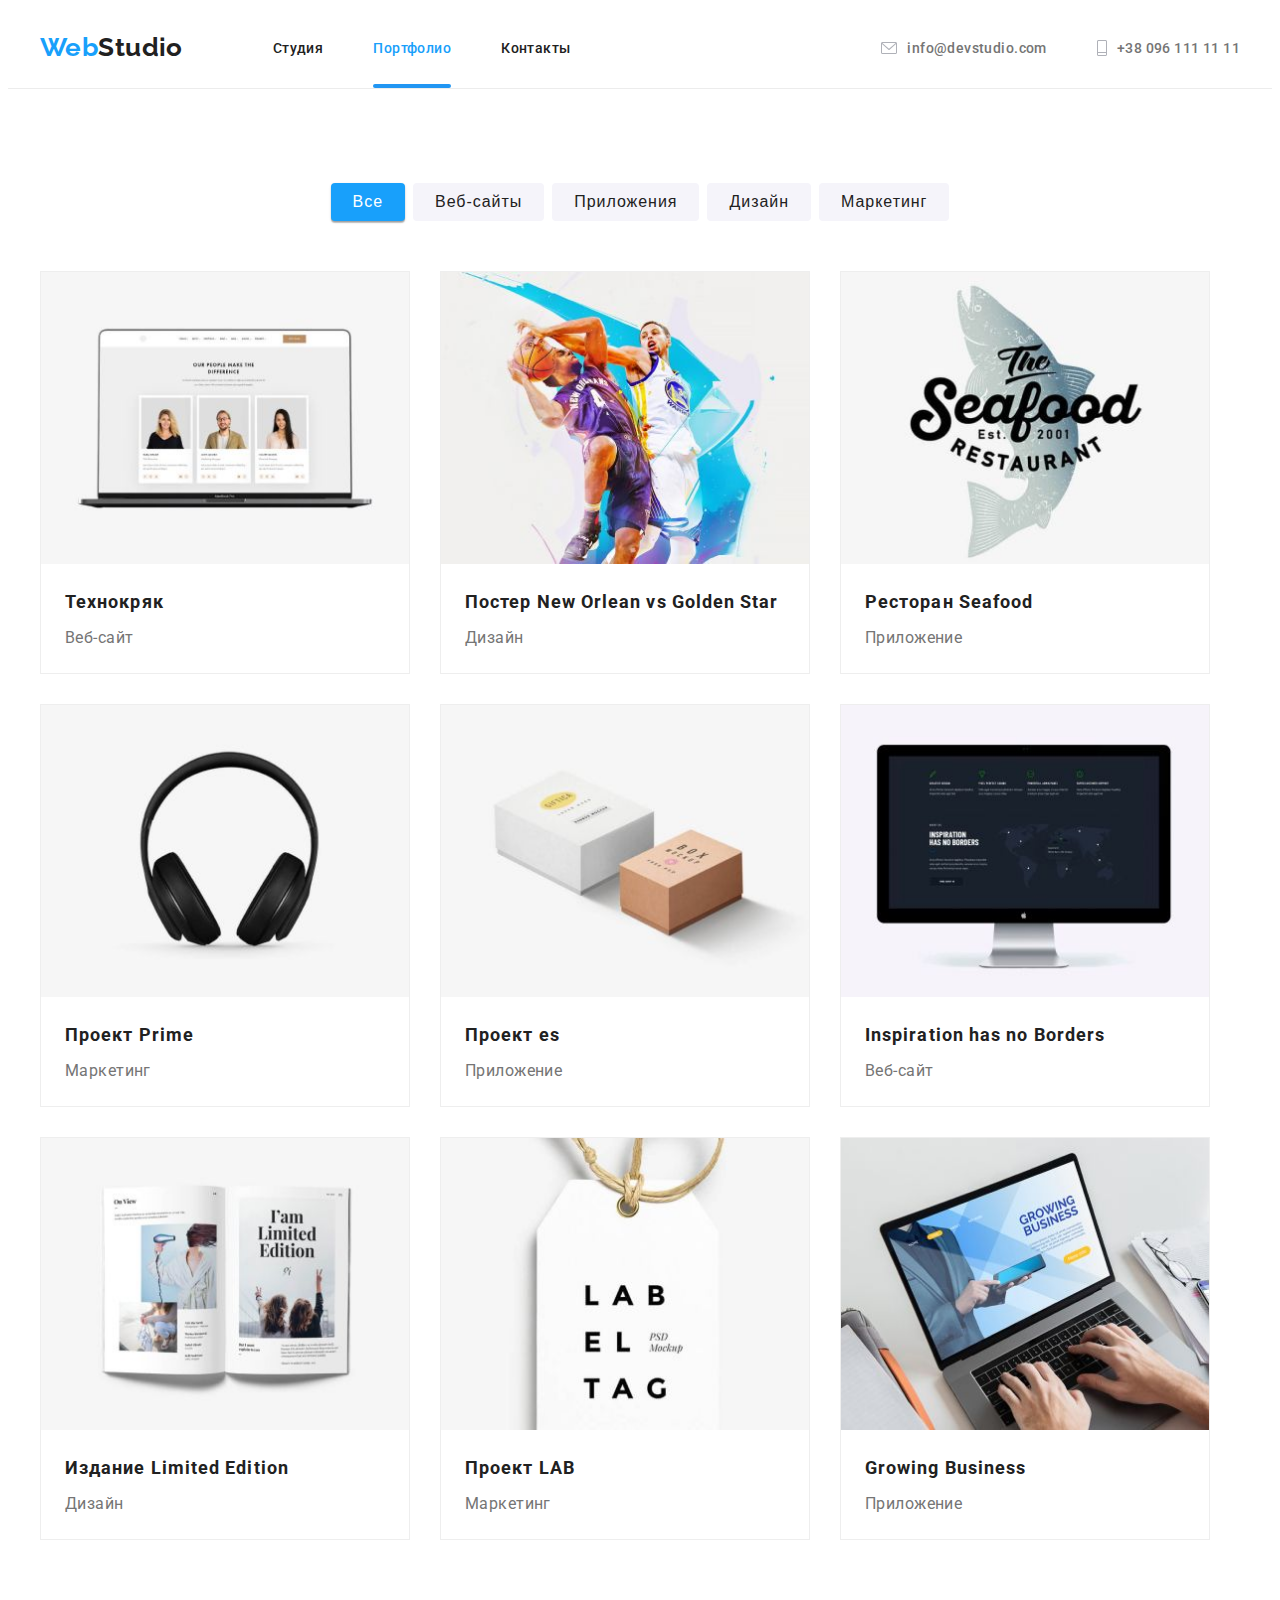
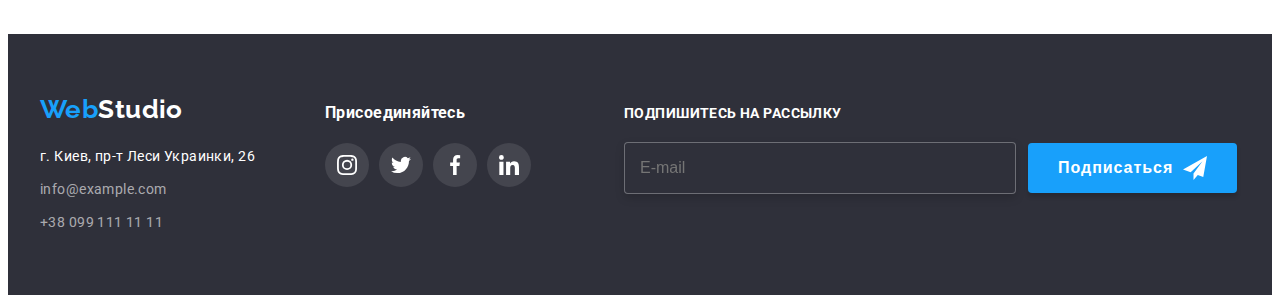
<file: portfolio.html>
<!DOCTYPE html>
<html lang="en">
  <head>
    <meta charset="UTF-8" />
    <meta name="viewport" content="width=device-width, initial-scale=1.0" />
    <meta http-equiv="X-UA-Compatible" content="IE=edge" />
    <meta http-equiv="X-UA-Compatible" content="IE=edge" />
    <meta name="viewport" content="width=device-width, initial-scale=1.0" />
    <title>Document</title>
    <link rel="preconnect" href="https://fonts.gstatic.com" />
    <link
      rel="stylesheet"
      href="https://cdnjs.cloudflare.com/ajax/libs/modern-normalize/1.0.0/modern-normalize.min.css"
      integrity="sha512-ISS7cAi1PEhQ8jnbJpJZMd29NlhNj4AWYyLOSp2CE/CsHxTCu+r+t0D2yoJudVrd0/8fTVPUVDzY5Tvli75u/g=="
      crossorigin="anonymous"
      referrerpolicy="no-referrer"
    />
    <link
      href="https://fonts.googleapis.com/css2?family=Raleway:wght@700&family=Roboto:wght@400;500;700;900&display=swap"
      rel="stylesheet"
    />
    <link rel="stylesheet" href="./css/main.min.css" />
  </head>
  <body>
    <!--Верхняя линия-->
    <header class="header">
      <div class="container container--flex-header">
        <a href="" class="logo"
          ><span class="logo logo--blueColor">Web</span>Studio</a
        >
        <nav class="navigation-block">
          <ul class="nav-list">
            <li class="nav-list__item">
              <a href="./index.html" class="nav-list__link">Студия</a>
            </li>
            <li class="nav-list__item">
              <a
                href="./portfolio.html"
                class="nav-list__link nav-list__link--current"
                >Портфолио</a
              >
            </li>
            <li class="nav-list__item">
              <a href="" class="nav-list__link">Контакты</a>
            </li>
          </ul>
        </nav>
        <ul class="auth-list">
          <li class="auth-list__item">
            <a href="mailto:info@devstudio.com" class="auth-list__link">
              <svg class="auth-list__icon auth-list__icon--mailLocation">
                <use href="./Images/sprite.svg#mail"></use>
              </svg>
              info@devstudio.com</a
            >
          </li>
          <li class="auth-list__item">
            <a href="tel:380961111111" class="auth-list__link">
              <svg class="auth-list__icon auth-list__icon--phoneLocation">
                <use href="./Images/sprite.svg#phone"></use>
              </svg>
              +38 096 111 11 11</a
            >
          </li>
        </ul>
      </div>
    </header>
    <!-- Main  part -->
    <main>
      <!-- Фильтр -->
      <section class="section">
        <h1 class="section__title--hide">Портфолио</h1>
        <div class="container">
          <ul class="filter-list">
            <li class="filter-list__item">
              <button
                type="button"
                class="filter-list__button filter-list__button--current"
              >
                Все
              </button>
            </li>
            <li class="filter-list__item">
              <button type="button" class="filter-list__button">
                Веб-сайты
              </button>
            </li>
            <li class="filter-list__item">
              <button type="button" class="filter-list__button">
                Приложения
              </button>
            </li>
            <li class="filter-list__item">
              <button type="button" class="filter-list__button">Дизайн</button>
            </li>
            <li class="filter-list__item">
              <button type="button" class="filter-list__button">
                Маркетинг
              </button>
            </li>
          </ul>
          <!-- Проекты -->
          <ul class="project-list">
            <li class="project-list__item">
              <a href="" class="project-list__link">
                <div class="project-list__thumb">
                  <img
                    src="./Images/portfolio1.jpg"
                    alt="View Tekhnokryak"
                    width="370"
                  />
                  <p class="project-list__overlay project-list__overlay--text">
                    Технокряк это современная площадка распространения
                    коронавируса. Компании используют эту платформу для
                    цифрового шпионажа и атак на защищённые сервера конкурентов.
                  </p>
                </div>
                <div class="project-list__box">
                  <h2 class="project-list__title">Технокряк</h2>
                  <p class="project-list__text">Веб-сайт</p>
                </div>
              </a>
            </li>
            <li class="project-list__item">
              <a href="" class="project-list__link">
                <div class="project-list__thumb">
                  <img
                    src="./Images/portfolio2.jpg"
                    alt="View New Orlean vs Golden Star"
                    width="370"
                  />
                  <p class="project-list__overlay project-list__overlay--text">
                    Технокряк это современная площадка распространения
                    коронавируса. Компании используют эту платформу для
                    цифрового шпионажа и атак на защищённые сервера конкурентов.
                  </p>
                </div>
                <div class="project-list__box">
                  <h2 class="project-list__title">
                    Постер New Orlean vs Golden Star
                  </h2>
                  <p class="project-list__text">Дизайн</p>
                </div>
              </a>
            </li>
            <li class="project-list__item">
              <a href="" class="project-list__link">
                <div class="project-list__thumb">
                  <img
                    src="./Images/portfolio3.jpg"
                    alt="View Restaurant Seafood"
                    width="370"
                  />
                  <p class="project-list__overlay project-list__overlay--text">
                    Технокряк это современная площадка распространения
                    коронавируса. Компании используют эту платформу для
                    цифрового шпионажа и атак на защищённые сервера конкурентов.
                  </p>
                </div>

                <div class="project-list__box">
                  <h2 class="project-list__title">Ресторан Seafood</h2>
                  <p class="project-list__text">Приложение</p>
                </div>
              </a>
            </li>
            <li class="project-list__item">
              <a href="" class="project-list__link">
                <div class="project-list__thumb">
                  <img
                    src="./Images/portfolio4.jpg"
                    alt="View Project Prime"
                    width="370"
                  />
                  <p class="project-list__overlay project-list__overlay--text">
                    Технокряк это современная площадка распространения
                    коронавируса. Компании используют эту платформу для
                    цифрового шпионажа и атак на защищённые сервера конкурентов.
                  </p>
                </div>

                <div class="project-list__box">
                  <h2 class="project-list__title">Проект Prime</h2>
                  <p class="project-list__text">Маркетинг</p>
                </div>
              </a>
            </li>
            <li class="project-list__item">
              <a href="" class="project-list__link">
                <div class="project-list__thumb">
                  <img
                    src="./Images/portfolio5.jpg"
                    alt="View Project es"
                    width="370"
                  />
                  <p class="project-list__overlay project-list__overlay--text">
                    Технокряк это современная площадка распространения
                    коронавируса. Компании используют эту платформу для
                    цифрового шпионажа и атак на защищё
                  </p>
                </div>

                <div class="project-list__box">
                  <h2 class="project-list__title">Проект es</h2>
                  <p class="project-list__text">Приложение</p>
                </div>
              </a>
            </li>
            <li class="project-list__item">
              <a href="" class="project-list__link">
                <div class="project-list__thumb">
                  <img
                    src="./Images/portfolio6.jpg"
                    alt="View Inspiration has no Borders"
                    width="370"
                  />
                  <p class="project-list__overlay project-list__overlay--text">
                    Технокряк это современная площадка распространения
                    коронавируса. Компании используют эту платформу для
                    цифрового шпионажа и атак на защищё
                  </p>
                </div>

                <div class="project-list__box">
                  <h2 class="project-list__title">
                    Inspiration has no Borders
                  </h2>
                  <p class="project-list__text">Веб-сайт</p>
                </div>
              </a>
            </li>
            <li class="project-list__item">
              <a href="" class="project-list__link">
                <div class="project-list__thumb">
                  <img
                    src="./Images/portfolio7.jpg"
                    alt="View Izdanie Limited Edition"
                    width="370"
                  />
                  <p class="project-list__overlay project-list__overlay--text">
                    Технокряк это современная площадка распространения
                    коронавируса. Компании используют эту платформу для
                    цифрового шпионажа и атак на защищё
                  </p>
                </div>

                <div class="project-list__box">
                  <h2 class="project-list__title">Издание Limited Edition</h2>
                  <p class="project-list__text">Дизайн</p>
                </div>
              </a>
            </li>
            <li class="project-list__item">
              <a href="" class="project-list__link">
                <div class="project-list__thumb">
                  <img
                    src="./Images/portfolio8.jpg"
                    alt="View Project LAB"
                    width="370"
                  />
                  <p class="project-list__overlay project-list__overlay--text">
                    Технокряк это современная площадка распространения
                    коронавируса. Компании используют эту платформу для
                    цифрового шпионажа и атак на защищё
                  </p>
                </div>

                <div class="project-list__box">
                  <h2 class="project-list__title">Проект LAB</h2>
                  <p class="project-list__text">Маркетинг</p>
                </div>
              </a>
            </li>
            <li class="project-list__item">
              <a href="" class="project-list__link">
                <div class="project-list__thumb">
                  <img
                    src="./Images/portfolio9.jpg"
                    alt="View Growing Business"
                    width="370"
                  />
                  <p class="project-list__overlay project-list__overlay--text">
                    Технокряк это современная площадка распространения
                    коронавируса. Компании используют эту платформу для
                    цифрового шпионажа и атак на защищё
                  </p>
                </div>

                <div class="project-list__box">
                  <h2 class="project-list__title">Growing Business</h2>
                  <p class="project-list__text">Приложение</p>
                </div>
              </a>
            </li>
          </ul>
        </div>
      </section>
    </main>
    <!--Подвал-->
    <footer class="footer">
      <div class="container container--flex-footer">
        <div class="address-container">
          <a href="" class="logo logo--whiteColor"
            ><span class="logo logo--blueColor">Web</span>Studio
          </a>
          <address class="address">
            <ul class="address__list">
              <li class="address__item">
                <p class="address__text">г. Киев, пр-т Леси Украинки, 26</p>
              </li>
              <li class="address__item">
                <a href="mailto:info@example.com" class="address__link"
                  >info@example.com</a
                >
              </li>
              <li class="address__item">
                <a href="tel:380991111111" class="address__link"
                  >+38 099 111 11 11</a
                >
              </li>
            </ul>
          </address>
        </div>
        <div class="social-container">
          <h3 class="social-title">Присоединяйтесь</h3>
          <ul class="social-list">
            <li class="social-list__item social-list__item--spaceBetween">
              <a
                class="social-list__link social-list__link--opacityBackground"
                href=""
                ><svg>
                  <use href="./Images/sprite.svg#instagram"></use>
                </svg>
              </a>
            </li>
            <li class="social-list__item social-list__item--spaceBetween">
              <a
                class="social-list__link social-list__link--opacityBackground"
                href=""
              >
                <svg>
                  <use href="./Images/sprite.svg#twitter"></use>
                </svg>
              </a>
            </li>
            <li class="social-list__item social-list__item--spaceBetween">
              <a
                class="social-list__link social-list__link--opacityBackground"
                href=""
              >
                <svg>
                  <use href="./Images/sprite.svg#facebook"></use>
                </svg>
              </a>
            </li>
            <li class="social-list__item social-list__item--spaceBetween">
              <a
                class="social-list__link social-list__link--opacityBackground"
                href=""
                ><svg>
                  <use href="./Images/sprite.svg#in"></use>
                </svg>
              </a>
            </li>
          </ul>
        </div>
        <div class="mailing-container">
          <form class="mailing-form">
            <p class="mailing-form__title">ПОДПИШИТЕСЬ НА РАССЫЛКУ</p>
            <ul class="mailing-form__list">
              <li class="mailing-form__item">
                <input
                  type="email"
                  class="mailing-form__input"
                  placeholder="E-mail"
                />
              </li>
              <li class="mailing-form__item">
                <button class="mailing-form__button" type="submit">
                  <span
                    class="mailing-form__title mailing-form__title--buttonTitle"
                    >Подписаться</span
                  >
                  <svg>
                    <use href="./Images/sprite.svg#telegram"></use>
                  </svg>
                </button>
              </li>
            </ul>
          </form>
        </div>
      </div>
    </footer>
  </body>
</html>
</file>
<file: css/main.min.css>
body{font-family:Roboto;font-size:14px;line-height:1.2;letter-spacing:.03em;color:#212121;background-color:#fff}.container{margin-left:auto;margin-right:auto;padding-left:15px;padding-right:15px;width:1200px}.container--flex-header{display:-webkit-box;display:-ms-flexbox;display:flex;-webkit-box-align:center;-ms-flex-align:center;align-items:center;-webkit-box-pack:center;-ms-flex-pack:center;justify-content:center}.container--flex-footer{display:-webkit-box;display:-ms-flexbox;display:flex;-webkit-box-align:baseline;-ms-flex-align:baseline;align-items:baseline}.section{padding-top:94px;padding-bottom:94px}.section__title{margin-bottom:50px;font-weight:bold;font-size:36px;text-align:center}.section__title--hide{display:none}input{outline:none}li{list-style-type:none}h1,h2,h3,h4,h5,h6{margin-top:0;margin-bottom:0}ul,p{margin:0;padding:0}img{display:block;width:100%;height:auto}button{display:-webkit-box;display:-ms-flexbox;display:flex;padding:0;border:none}a{text-decoration:none}.header{display:-webkit-box;display:-ms-flexbox;display:flex;height:80px;border-bottom:1px solid #ececec}.logo{margin-right:90px;text-decoration:none;font-family:Raleway;font-weight:bold;font-size:26px;color:#212121;-webkit-transition:color 250ms cubic-bezier(0.4, 0, 0.2, 1);transition:color 250ms cubic-bezier(0.4, 0, 0.2, 1)}.logo:hover,.logo:focus{color:#18a0fb}.logo--blueColor{margin:0px;color:#18a0fb}.nav-list{display:-webkit-box;display:-ms-flexbox;display:flex}.nav-list__item:not(:last-child){margin-right:50px}.nav-list__link.nav-list__link--current{position:relative;font-weight:500;color:#18a0fb}.nav-list__link--current{text-decoration:none}.nav-list__link--current::after{content:"";position:absolute;top:115%;right:0%;width:100%;height:4px;background-color:#2196f3;border-radius:2px;-webkit-transition:background-color 250ms cubic-bezier(0.4, 0, 0.2, 1);transition:background-color 250ms cubic-bezier(0.4, 0, 0.2, 1)}.nav-list__link{padding-top:20px;padding-bottom:20px;font-weight:500;color:#212121;-webkit-transition:color 250ms cubic-bezier(0.4, 0, 0.2, 1);transition:color 250ms cubic-bezier(0.4, 0, 0.2, 1)}.nav-list__link:focus,.nav-list__link:hover{color:#18a0fb}.auth-list{margin-left:auto;display:-webkit-box;display:-ms-flexbox;display:flex}.auth-list__item{display:-webkit-box;display:-ms-flexbox;display:flex;-webkit-box-align:center;-ms-flex-align:center;align-items:center}.auth-list__item:not(:last-child){margin-right:50px}.auth-list__link{display:-webkit-box;display:-ms-flexbox;display:flex;-webkit-box-align:center;-ms-flex-align:center;align-items:center;padding-top:20px;padding-bottom:20px;font-weight:500;color:#757575;-webkit-transition:color 250ms cubic-bezier(0.4, 0, 0.2, 1);transition:color 250ms cubic-bezier(0.4, 0, 0.2, 1)}.auth-list__link:focus,.auth-list__link:hover{color:#18a0fb}.auth-list__icon--mailLocation{margin-right:10px;width:16px;height:12px;-webkit-transition:fill 250ms cubic-bezier(0.4, 0, 0.2, 1);transition:fill 250ms cubic-bezier(0.4, 0, 0.2, 1)}.auth-list__icon--phoneLocation{margin-right:10px;width:10px;height:16px;-webkit-transition:fill 250ms cubic-bezier(0.4, 0, 0.2, 1);transition:fill 250ms cubic-bezier(0.4, 0, 0.2, 1)}.auth-list__icon{fill:#afb1b8;-webkit-transition:fill 250ms cubic-bezier(0.4, 0, 0.2, 1);transition:fill 250ms cubic-bezier(0.4, 0, 0.2, 1)}.auth-list__link:hover .auth-list__icon,.auth-list__link:focus .auth-list__icon{fill:#18a0fb}.hero{margin-right:auto;margin-left:auto;max-width:1600px;padding-top:200px;padding-bottom:200px;background-color:#757575;background-image:-webkit-gradient(linear, left top, right top, from(rgba(47,48,58,0.4)), to(rgba(47,48,58,0.4))),url(../../Images/Hero-background.jpg);background-image:linear-gradient(to right, rgba(47,48,58,0.4), rgba(47,48,58,0.4)),url(../../Images/Hero-background.jpg)}.hero__title{text-align:center;font-weight:900;font-size:44px;line-height:1.4;letter-spacing:0.06em;text-transform:uppercase;color:#ffffff}.hero__button{margin-top:30px;margin-left:auto;margin-right:auto;display:-webkit-box;display:-ms-flexbox;display:flex;padding:10px 32px;cursor:pointer;font-weight:bold;font-size:16px;line-height:1.9;letter-spacing:0.06em;text-align:center;color:#ffffff;background:#18a0fb;-webkit-box-shadow:0px 4px 4px rgba(0,0,0,0.15);box-shadow:0px 4px 4px rgba(0,0,0,0.15);border-radius:4px}.backdrop{position:fixed;top:0;left:0;width:100%;height:100%;background-color:rgba(0,0,0,0.2);-webkit-transition:opacity 250ms cubic-bezier(0.4, 0, 0.2, 1);transition:opacity 250ms cubic-bezier(0.4, 0, 0.2, 1);z-index:6}.backdrop--is-hidden{pointer-events:none;visibility:hidden;opacity:0;-webkit-transition:visibility 250ms cubic-bezier(0.4, 0, 0.2, 1),opacity 250ms cubic-bezier(0.4, 0, 0.2, 1);transition:visibility 250ms cubic-bezier(0.4, 0, 0.2, 1),opacity 250ms cubic-bezier(0.4, 0, 0.2, 1)}.modal{position:absolute;top:50%;left:50%;-webkit-transform:translate(-50%, -50%);transform:translate(-50%, -50%);width:528px;height:581px;background-color:#fff;-webkit-box-shadow:0px 1px 3px rgba(0,0,0,0.12),0px 1px 1px rgba(0,0,0,0.14),0px 2px 1px rgba(0,0,0,0.2);box-shadow:0px 1px 3px rgba(0,0,0,0.12),0px 1px 1px rgba(0,0,0,0.14),0px 2px 1px rgba(0,0,0,0.2);border-radius:4px}.modal__button--close{position:absolute;top:8px;right:8px;width:30px;height:30px;padding:0%;background-color:#fff;border:1px solid #afb1b8;border-radius:50%;cursor:pointer;-webkit-transition:border-color 250ms cubic-bezier(0.4, 0, 0.2, 1);transition:border-color 250ms cubic-bezier(0.4, 0, 0.2, 1)}.modal__button--close:hover,.modal__button--close:focus{border-color:#18a0fb}.modal__icon--close{width:100%;height:100%;fill:#212121;-webkit-transition:fill 250ms cubic-bezier(0.4, 0, 0.2, 1);transition:fill 250ms cubic-bezier(0.4, 0, 0.2, 1)}.modal__button--close:hover .modal__icon--close,.modal__button--close:focus .modal__icon--close{fill:#18a0fb}.customer-form{display:-webkit-box;display:-ms-flexbox;display:flex;-webkit-box-orient:vertical;-webkit-box-direction:normal;-ms-flex-direction:column;flex-direction:column;padding:40px}.customer-form__title{margin-bottom:12px;font-weight:bold;font-size:20px;text-align:center;color:#212121}.customer-form__text{padding:4px;font-size:12px;letter-spacing:0.01em;color:#757575}.customer-form__label{display:-webkit-box;display:-ms-flexbox;display:flex;position:relative;margin-bottom:10px;-webkit-box-orient:vertical;-webkit-box-direction:normal;-ms-flex-direction:column;flex-direction:column}.customer-form__input{height:40px;padding-left:42px;border:1px solid rgba(33,33,33,0.2);border-radius:4px;-webkit-transition:border-color 250ms cubic-bezier(0.4, 0, 0.2, 1);transition:border-color 250ms cubic-bezier(0.4, 0, 0.2, 1)}.customer-form__label:focus-within .customer-form__input{border-color:#18a0fb}.customer-form__label svg{position:absolute;top:33px;left:15px;width:18px;height:18px;-webkit-transition:fill 250ms cubic-bezier(0.4, 0, 0.2, 1);transition:fill 250ms cubic-bezier(0.4, 0, 0.2, 1)}.customer-form__label:focus-within svg{fill:#18a0fb}.customer-form__textarea{height:120px;padding:12px;border:1px solid rgba(33,33,33,0.2);border-radius:4px;outline:none;resize:none;-webkit-transition:border-color 250ms cubic-bezier(0.4, 0, 0.2, 1);transition:border-color 250ms cubic-bezier(0.4, 0, 0.2, 1)}.customer-form__label:focus-within .customer-form__textarea{border-color:#18a0fb}.customer-form__sign{display:-webkit-box;display:-ms-flexbox;display:flex;margin-bottom:30px;-webkit-box-align:center;-ms-flex-align:center;align-items:center;-webkit-box-pack:space-evenly;-ms-flex-pack:space-evenly;justify-content:space-evenly}.checkbox{position:absolute;width:1px;height:1px;margin:-1px;border:0;padding:0;clip:rect(0 0 0 0);overflow:hidden}.customer-form__icon{display:inline-block;width:16px;height:15px;border:2px solid black;border-radius:3px;background-origin:border-box;-webkit-transition:background-color 250ms cubic-bezier(0.4, 0, 0.2, 1),border-color 250ms cubic-bezier(0.4, 0, 0.2, 1),background-image 250ms cubic-bezier(0.4, 0, 0.2, 1);transition:background-color 250ms cubic-bezier(0.4, 0, 0.2, 1),border-color 250ms cubic-bezier(0.4, 0, 0.2, 1),background-image 250ms cubic-bezier(0.4, 0, 0.2, 1)}.checkbox:checked+.customer-form__icon{background-image:url(../Images/checkbox.svg);background-color:#18a0fb;border-color:#18a0fb}.customer-form__text--gray{line-height:1.7;color:#757575}.customer-form__link--underline{text-decoration:underline}.customer-form__button{margin-left:auto;margin-right:auto;padding:10px 55px;font-weight:bold;font-size:16px;line-height:1.9;letter-spacing:0.06em;border-radius:4px;text-align:center;cursor:pointer;color:#ffffff;background:#18a0fb;-webkit-box-shadow:0px 1px 3px rgba(0,0,0,0.12),0px 1px 1px rgba(0,0,0,0.14),0px 2px 1px rgba(0,0,0,0.2);box-shadow:0px 1px 3px rgba(0,0,0,0.12),0px 1px 1px rgba(0,0,0,0.14),0px 2px 1px rgba(0,0,0,0.2)}.features-list{display:-webkit-box;display:-ms-flexbox;display:flex}.features-list__item{margin-right:30px;width:270px}.features-list__item:last-child{margin-right:0}.features-list__container{display:-webkit-box;display:-ms-flexbox;display:flex;margin-bottom:30px;display:flex;-webkit-box-align:center;-ms-flex-align:center;align-items:center;-webkit-box-pack:center;-ms-flex-pack:center;justify-content:center;padding-top:25px;padding-bottom:25px;background-color:#f5f4fa}.features-list__icon--features1,.features-list__icon--features2{width:65px;height:70px;fill:#212121;-webkit-transition:fill 250ms cubic-bezier(0.4, 0, 0.2, 1);transition:fill 250ms cubic-bezier(0.4, 0, 0.2, 1);cursor:pointer}.features-list__icon--features1:hover,.features-list__icon--features2:hover{fill:#18a0fb}.features-list__icon--features3,.features-list__icon--features4{width:70px;height:70px;fill:#212121;-webkit-transition:fill 250ms cubic-bezier(0.4, 0, 0.2, 1);transition:fill 250ms cubic-bezier(0.4, 0, 0.2, 1);cursor:pointer}.features-list__icon--features3:hover,.features-list__icon--features4:hover{fill:#18a0fb}.features-list__title{margin-bottom:10px;font-weight:bold;text-transform:uppercase}.features-list__text{line-height:1.7;color:#757575}.our-work{display:-webkit-box;display:-ms-flexbox;display:flex}.our-work__item{position:relative}.our-work__item:not(:last-child){margin-right:30px}.our-work__text{position:absolute;width:100%;bottom:0%;display:-webkit-box;display:-ms-flexbox;display:flex;padding-top:27px;padding-bottom:27px;-webkit-box-pack:center;-ms-flex-pack:center;justify-content:center;font-weight:bold;text-transform:uppercase;color:#ffffff;background:rgba(47,48,58,0.8)}.section--silverBackground{background-color:#f5f4fa}.team-list{display:-webkit-box;display:-ms-flexbox;display:flex}.team-list__item{background-color:#ffffff;-webkit-box-shadow:0px 1px 3px rgba(0,0,0,0.12),0px 1px 1px rgba(0,0,0,0.14),0px 2px 1px rgba(0,0,0,0.2);box-shadow:0px 1px 3px rgba(0,0,0,0.12),0px 1px 1px rgba(0,0,0,0.14),0px 2px 1px rgba(0,0,0,0.2);border-radius:0px 0px 4px 4px}.team-list__item:not(:last-child){margin-right:30px}.team-list__box{padding-top:30px;padding-bottom:30px}.team-list__title{margin-bottom:10px;font-weight:500;font-size:16px;text-align:center}.team-list__text{margin-bottom:16px;font-size:16px;color:#757575;text-align:center}.team-list__box--social{padding-top:0px;padding-bottom:0px}.social-list{display:-webkit-box;display:-ms-flexbox;display:flex;-webkit-box-pack:center;-ms-flex-pack:center;justify-content:center}.social-list__item:not(:last-child){margin-right:5px}.social-list__link{display:-webkit-box;display:-ms-flexbox;display:flex;padding:12px;background-color:#ffffff;border-radius:50%;-webkit-transition:background-color 250ms cubic-bezier(0.4, 0, 0.2, 1);transition:background-color 250ms cubic-bezier(0.4, 0, 0.2, 1);cursor:pointer}.social-list__link:hover,.social-list__link:focus{border-radius:50%;background-color:#18a0fb}.social-list__link>svg{width:20px;height:20px;fill:#afb1b8;-webkit-transition:fill 250ms cubic-bezier(0.4, 0, 0.2, 1);transition:fill 250ms cubic-bezier(0.4, 0, 0.2, 1)}.social-list__link:hover svg,.social-list__link:focus svg{fill:#ffffff}.сlients-list{display:-webkit-box;display:-ms-flexbox;display:flex;-webkit-box-pack:center;-ms-flex-pack:center;justify-content:center}.сlients-list__item{display:-webkit-box;display:-ms-flexbox;display:flex}.сlients-list__item:not(:last-child){margin-right:30px}.сlients-list__link{padding:15px 30px;border:1px solid #afb1b8;border-radius:4px;-webkit-transition:border-color 250ms cubic-bezier(0.4, 0, 0.2, 1);transition:border-color 250ms cubic-bezier(0.4, 0, 0.2, 1);cursor:pointer}.сlients-list__link:hover,.сlients-list__link:focus{border-color:#18a0fb}.сlients-list__link>svg{width:106px;height:60px;fill:#afb1b8;-webkit-transition:fill 250ms cubic-bezier(0.4, 0, 0.2, 1);transition:fill 250ms cubic-bezier(0.4, 0, 0.2, 1)}.сlients-list__link:hover svg,.сlients-list__link:focus svg{fill:#18a0fb}.footer{padding-top:60px;padding-bottom:60px;background-color:#2f303a}.address-container{margin-right:70px}.logo--whiteColor{margin-right:0px;color:#ffffff}.address{margin-top:20px}.address__item{margin-bottom:9px;font-style:normal;line-height:1.7;color:#ffffff}.address__item:last-child{margin-bottom:0}.address__link{font-style:normal;line-height:1.7;color:rgba(255,255,255,0.6);-webkit-transition:color 250ms cubic-bezier(0.4, 0, 0.2, 1);transition:color 250ms cubic-bezier(0.4, 0, 0.2, 1)}.address__link:focus,.address__link:hover{color:#18a0fb}.social-container{margin-right:93px}.social-title{margin-bottom:20px;color:#ffffff}.social-list__item--spaceBetween:not(:last-child){margin-right:10px}.social-list__link--opacityBackground{background-color:rgba(255,255,255,0.1)}.social-list__link--opacityBackground>svg{fill:#ffffff}.mailing-container{display:-webkit-box;display:-ms-flexbox;display:flex}.mailing-form{display:-webkit-box;display:-ms-flexbox;display:flex;-webkit-box-orient:vertical;-webkit-box-direction:normal;-ms-flex-direction:column;flex-direction:column}.mailing-form__title{margin-bottom:20px;font-weight:bold;color:#ffffff}.mailing-form__list{display:-webkit-box;display:-ms-flexbox;display:flex;-webkit-box-align:center;-ms-flex-align:center;align-items:center}.mailing-form__input{margin-right:12px;width:360px;padding:15px;font-size:16px;line-height:1.25;color:#ffffff;border-radius:4px;border:1px solid rgba(255,255,255,0.3);-webkit-filter:drop-shadow(0px 4px 4px rgba(0,0,0,0.15));filter:drop-shadow(0px 4px 4px rgba(0,0,0,0.15));background:#2f303a;-webkit-transition:border-color 250ms cubic-bezier(0.4, 0, 0.2, 1);transition:border-color 250ms cubic-bezier(0.4, 0, 0.2, 1)}.mailing-form__input:focus{border-color:#18a0fb}.mailing-form__button{display:-webkit-box;display:-ms-flexbox;display:flex;padding:10px 30px;-webkit-box-align:center;-ms-flex-align:center;align-items:center;text-align:center;font-weight:bold;font-size:16px;line-height:1.9;letter-spacing:0.06em;-webkit-transition:-webkit-box-shadow 250ms cubic-bezier(0.4, 0, 0.2, 1);transition:-webkit-box-shadow 250ms cubic-bezier(0.4, 0, 0.2, 1);transition:box-shadow 250ms cubic-bezier(0.4, 0, 0.2, 1);transition:box-shadow 250ms cubic-bezier(0.4, 0, 0.2, 1), -webkit-box-shadow 250ms cubic-bezier(0.4, 0, 0.2, 1);color:#ffffff;background:#18a0fb;-webkit-box-shadow:0px 4px 4px rgba(0,0,0,0.15);box-shadow:0px 4px 4px rgba(0,0,0,0.15);border-radius:4px;cursor:pointer}.mailing-form__title--buttonTitle{margin-bottom:0px;line-height:1.9;letter-spacing:0.06em}.mailing-form__item svg{margin-left:10px;width:24px;height:24px;fill:#ffffff}.filter-list{margin-bottom:50px;display:-webkit-box;display:-ms-flexbox;display:flex;-webkit-box-pack:center;-ms-flex-pack:center;justify-content:center}.filter-list__item:not(:last-child){margin-right:8px}.filter-list__button{padding:6px 22px;font-weight:500;font-size:16px;line-height:1.6;letter-spacing:0.06em;text-align:center;color:#212121;background-color:#f5f4fa;border-radius:4px;border:transparent;-webkit-transition:background-color 250ms cubic-bezier(0.4, 0, 0.2, 1),-webkit-box-shadow 250ms cubic-bezier(0.4, 0, 0.2, 1);transition:background-color 250ms cubic-bezier(0.4, 0, 0.2, 1),-webkit-box-shadow 250ms cubic-bezier(0.4, 0, 0.2, 1);transition:background-color 250ms cubic-bezier(0.4, 0, 0.2, 1),box-shadow 250ms cubic-bezier(0.4, 0, 0.2, 1);transition:background-color 250ms cubic-bezier(0.4, 0, 0.2, 1),box-shadow 250ms cubic-bezier(0.4, 0, 0.2, 1),-webkit-box-shadow 250ms cubic-bezier(0.4, 0, 0.2, 1);cursor:pointer}.filter-list__button:hover,.filter-list__button:focus{color:#ffffff;background:#18a0fb;-webkit-box-shadow:0px 1px 3px rgba(0,0,0,0.12),0px 1px 1px rgba(0,0,0,0.14),0px 2px 1px rgba(0,0,0,0.2);box-shadow:0px 1px 3px rgba(0,0,0,0.12),0px 1px 1px rgba(0,0,0,0.14),0px 2px 1px rgba(0,0,0,0.2)}.filter-list__button--current{text-align:center;cursor:pointer;font-weight:500;font-size:16px;line-height:1.6;letter-spacing:0.06em;color:#ffffff;background:#18a0fb;-webkit-box-shadow:0px 1px 3px rgba(0,0,0,0.12),0px 1px 1px rgba(0,0,0,0.14),0px 2px 1px rgba(0,0,0,0.2);box-shadow:0px 1px 3px rgba(0,0,0,0.12),0px 1px 1px rgba(0,0,0,0.14),0px 2px 1px rgba(0,0,0,0.2);border:transparent}.project-list{margin:-15px;display:-webkit-box;display:-ms-flexbox;display:flex;-ms-flex-wrap:wrap;flex-wrap:wrap}.project-list__item{width:370px;margin:15px;background:#ffffff;border:1px solid #eeeeee;-webkit-box-sizing:border-box;box-sizing:border-box;-webkit-transition:-webkit-box-shadow 250ms cubic-bezier(0.4, 0, 0.2, 1);transition:-webkit-box-shadow 250ms cubic-bezier(0.4, 0, 0.2, 1);transition:box-shadow 250ms cubic-bezier(0.4, 0, 0.2, 1);transition:box-shadow 250ms cubic-bezier(0.4, 0, 0.2, 1), -webkit-box-shadow 250ms cubic-bezier(0.4, 0, 0.2, 1)}.project-list__item:hover,.project-list__item:focus{-webkit-box-shadow:0px 1px 3px rgba(0,0,0,0.12),0px 1px 1px rgba(0,0,0,0.14),0px 2px 1px rgba(0,0,0,0.2);box-shadow:0px 1px 3px rgba(0,0,0,0.12),0px 1px 1px rgba(0,0,0,0.14),0px 2px 1px rgba(0,0,0,0.2)}.project-list__link{text-decoration:none}.project-list__thumb{position:relative;overflow:hidden}.project-list__thumb::before{content:"";position:absolute;top:0%;left:0%;width:100%;height:100%;-webkit-transform:translateY(100%);transform:translateY(100%);background-color:rgba(33,150,243,0.9);opacity:0;-webkit-transition:opacity 250ms cubic-bezier(0.4, 0, 0.2, 1),-webkit-transform 250ms cubic-bezier(0.4, 0, 0.2, 1);transition:opacity 250ms cubic-bezier(0.4, 0, 0.2, 1),-webkit-transform 250ms cubic-bezier(0.4, 0, 0.2, 1);transition:opacity 250ms cubic-bezier(0.4, 0, 0.2, 1),transform 250ms cubic-bezier(0.4, 0, 0.2, 1);transition:opacity 250ms cubic-bezier(0.4, 0, 0.2, 1),transform 250ms cubic-bezier(0.4, 0, 0.2, 1),-webkit-transform 250ms cubic-bezier(0.4, 0, 0.2, 1)}.project-list__link:hover .project-list__thumb:before,.project-list__link:focus .project-list__thumb:before{-webkit-transform:translateY(0%);transform:translateY(0%);opacity:1}.project-list__overlay{position:absolute;width:100%;-webkit-transition:opacity 250ms cubic-bezier(0.4, 0, 0.2, 1);transition:opacity 250ms cubic-bezier(0.4, 0, 0.2, 1);opacity:0}.project-list__overlay--text{top:50%;left:50%;width:322px;font-size:18px;line-height:1.6;color:#ffffff;-webkit-transform:translate(-50%, -50%) translateY(100%);transform:translate(-50%, -50%) translateY(100%);-webkit-transition:opacity 250ms cubic-bezier(0.4, 0, 0.2, 1),-webkit-transform 250ms cubic-bezier(0.4, 0, 0.2, 1);transition:opacity 250ms cubic-bezier(0.4, 0, 0.2, 1),-webkit-transform 250ms cubic-bezier(0.4, 0, 0.2, 1);transition:opacity 250ms cubic-bezier(0.4, 0, 0.2, 1),transform 250ms cubic-bezier(0.4, 0, 0.2, 1);transition:opacity 250ms cubic-bezier(0.4, 0, 0.2, 1),transform 250ms cubic-bezier(0.4, 0, 0.2, 1),-webkit-transform 250ms cubic-bezier(0.4, 0, 0.2, 1)}.project-list__link:hover .project-list__overlay--text,.project-list__link:focus .project-list__overlay--text{-webkit-transform:translate(-50%, -50%) translateY(0%);transform:translate(-50%, -50%) translateY(0%);opacity:1}.project-list__box{padding-top:20px;padding-bottom:20px;padding-left:24px;padding-right:24px}.project-list__title{margin-bottom:4px;font-weight:bold;font-size:18px;line-height:2;letter-spacing:0.06em;color:#212121}.project-list__text{font-size:16px;line-height:1.8;color:#757575}
/*# sourceMappingURL=main.min.css.map */
</file>
